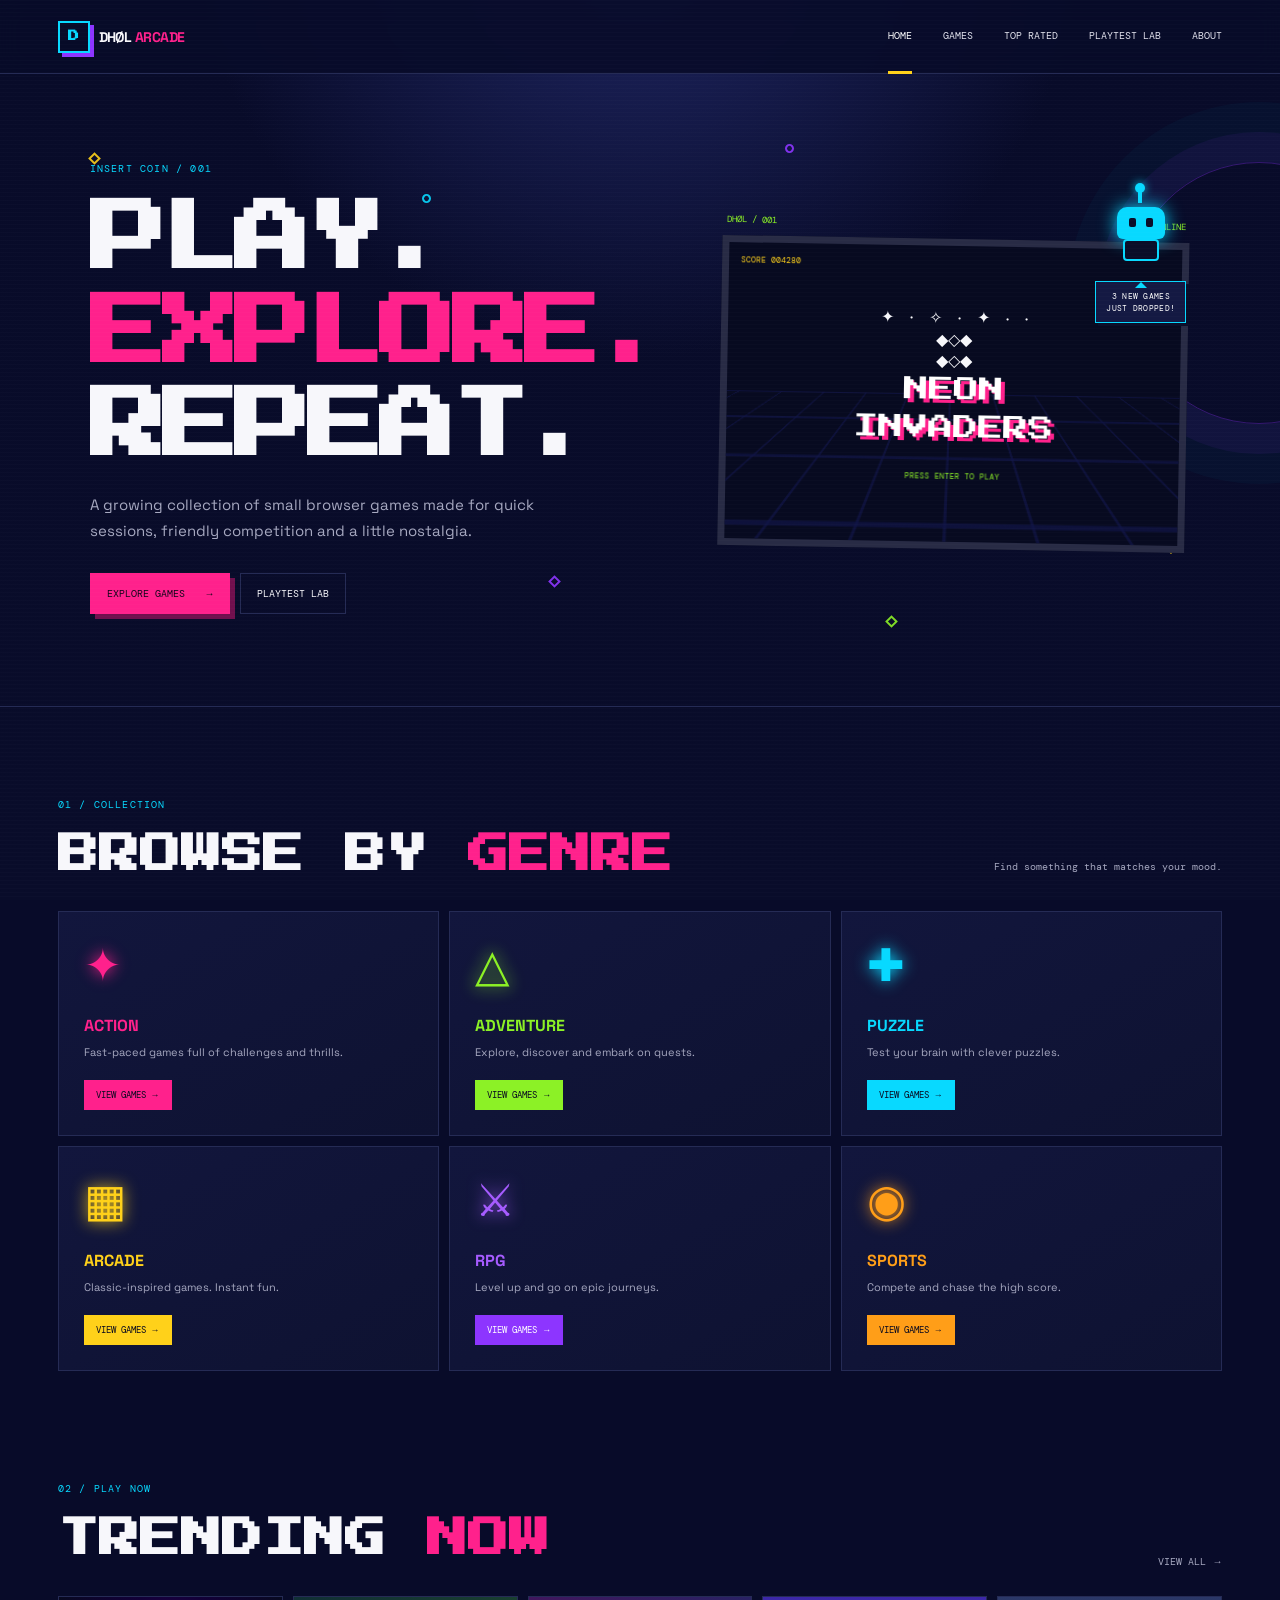
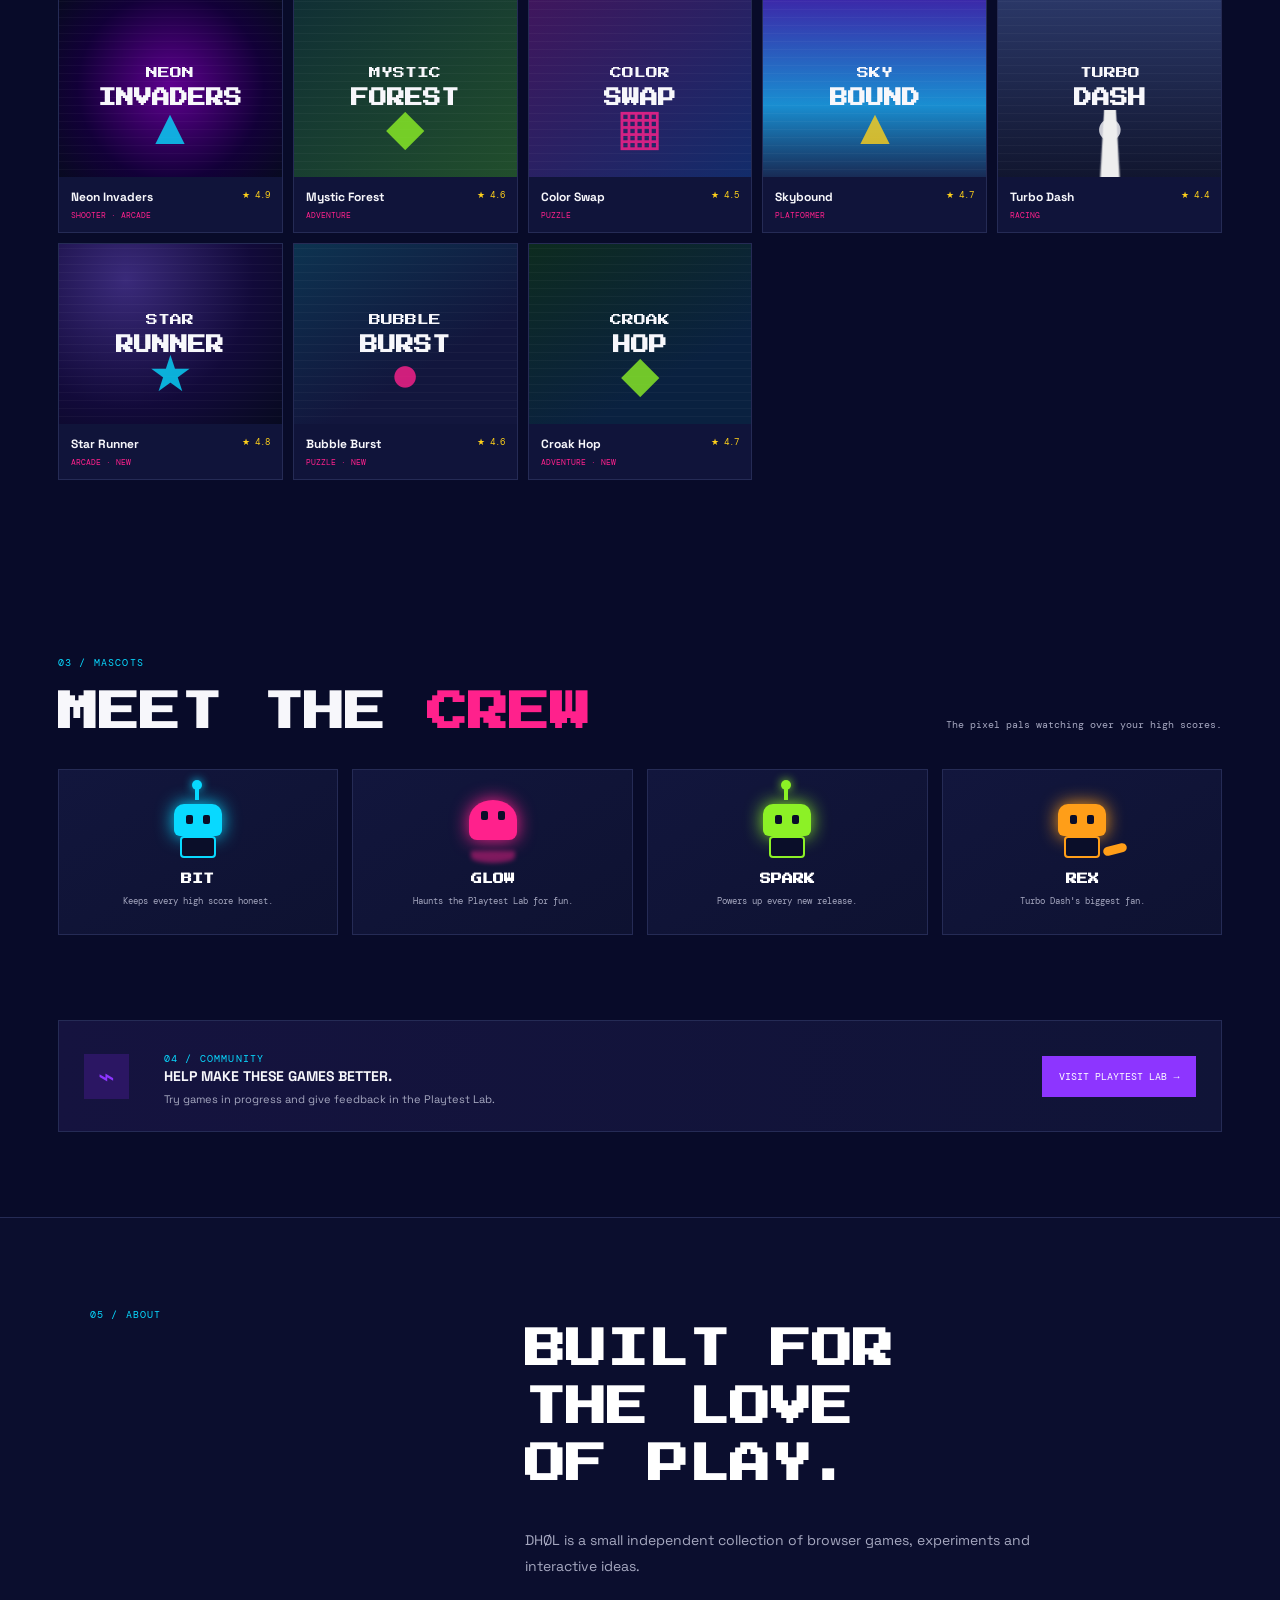
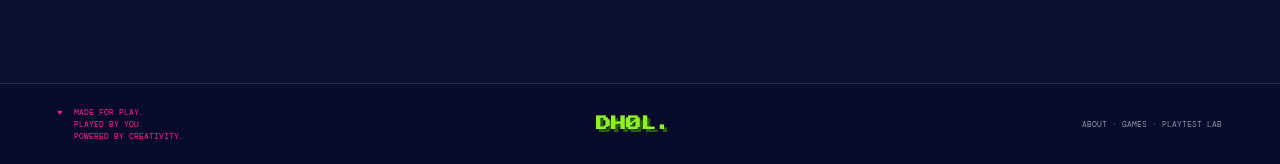
<file: index.html>
<!DOCTYPE html>
<html lang="en">
<head>
<meta charset="UTF-8">
<meta name="viewport" content="width=device-width, initial-scale=1.0">
<meta name="theme-color" content="#080b29">
<meta name="description" content="DHØL ARCADE — a small browser arcade collection: nine free games, no account, no downloads, local high scores.">
<meta property="og:title" content="DHØL ARCADE — Play. Explore. Repeat.">
<meta property="og:description" content="A growing collection of small browser games made for quick sessions, friendly competition and a little nostalgia.">
<meta property="og:type" content="website">
<title>DHØL ARCADE — Play. Explore. Repeat.</title>
<link rel="icon" type="image/svg+xml" href="favicon.svg">
<link rel="preconnect" href="https://fonts.googleapis.com">
<link rel="preconnect" href="https://fonts.gstatic.com" crossorigin>
<link href="https://fonts.googleapis.com/css2?family=DM+Mono:wght@400;500&family=Press+Start+2P&family=Space+Grotesk:wght@400;500;600;700&display=swap" rel="stylesheet">
<link rel="stylesheet" href="style.css">
</head>
<body>
<div class="scanlines"></div><div class="pixel-field" aria-hidden="true"></div>

<header class="header">
  <a class="logo" href="index.html"><span class="logo-mark">D</span><span>DHØL <b>ARCADE</b></span></a>
  <nav>
    <a class="active" href="index.html" aria-current="page">HOME</a>
    <a href="#games">GAMES</a>
    <a href="#top-rated">TOP RATED</a>
    <a href="#lab">PLAYTEST LAB</a>
    <a href="#about">ABOUT</a>
  </nav>
  <button class="menu">☰</button>
</header>

<main>
<section class="hero">
  <div class="hero-shapes" aria-hidden="true"><i></i><i></i><i></i><i></i><i></i><i></i><i></i></div>
  <div class="hero-left">
    <p class="kicker">INSERT COIN / 001</p>
    <h1>PLAY.<br><span>EXPLORE.</span><br>REPEAT.</h1>
    <p class="hero-copy">A growing collection of small browser games made for quick sessions, friendly competition and a little nostalgia.</p>
    <div class="hero-actions">
      <a class="button primary" href="games.html">EXPLORE GAMES <b>→</b></a>
      <a class="button secondary" href="#lab">PLAYTEST LAB</a>
    </div>
  </div>
  <div class="hero-right">
    <div class="hero-buddy">
      <div class="mascot bit"><span class="m-antenna"></span><span class="m-head"><i class="m-eye l"></i><i class="m-eye r"></i></span><span class="m-body"></span></div>
      <div class="buddy-bubble">3 NEW GAMES<br>JUST DROPPED!</div>
    </div>
    <div class="hero-machine">
      <div class="machine-top"><span>DHØL / 001</span><span class="online-dot">● ONLINE</span></div>
      <div class="screen">
        <div class="screen-grid"></div>
        <div class="space-stars">✦　·　✧　·　✦　·　·</div>
        <div class="pixel-alien alien-a">◆◇◆</div>
        <div class="pixel-alien alien-b">◆◇◆</div>
        <div class="pixel-ship">
          <span class="wing left"></span><span class="cockpit"></span><span class="body"></span><span class="wing right"></span><span class="engine"></span>
        </div>
        <div class="score">SCORE 004280</div>
        <div class="screen-title">NEON<br>INVADERS</div>
        <div class="press">PRESS ENTER TO PLAY</div>
      </div>
      <div class="machine-controls"><span class="joystick"></span><span class="machine-button pink"></span><span class="machine-button yellow"></span><span class="machine-button cyan"></span></div>
    </div>
  </div>
</section>

<section class="section" id="games">
  <div class="section-head">
    <div><span class="label">01 / COLLECTION</span><h2>BROWSE BY <em>GENRE</em></h2></div>
    <p>Find something that matches your mood.</p>
  </div>
  <div class="genre-grid">
    <article class="genre pink"><span class="genre-icon">✦</span><h3>ACTION</h3><p>Fast-paced games full of challenges and thrills.</p><a href="games.html#arcade">VIEW GAMES →</a></article>
    <article class="genre lime"><span class="genre-icon">△</span><h3>ADVENTURE</h3><p>Explore, discover and embark on quests.</p><a href="games.html#adventure">VIEW GAMES →</a></article>
    <article class="genre cyan"><span class="genre-icon">✚</span><h3>PUZZLE</h3><p>Test your brain with clever puzzles.</p><a href="games.html#puzzle">VIEW GAMES →</a></article>
    <article class="genre yellow"><span class="genre-icon">▦</span><h3>ARCADE</h3><p>Classic-inspired games. Instant fun.</p><a href="games.html#arcade">VIEW GAMES →</a></article>
    <article class="genre purple"><span class="genre-icon">⚔</span><h3>RPG</h3><p>Level up and go on epic journeys.</p><a href="games.html#arcade">VIEW GAMES →</a></article>
    <article class="genre orange"><span class="genre-icon">◉</span><h3>SPORTS</h3><p>Compete and chase the high score.</p><a href="games.html#racing">VIEW GAMES →</a></article>
  </div>
</section>

<section class="section trending" id="top-rated">
  <div class="section-head">
    <div><span class="label">02 / PLAY NOW</span><h2>TRENDING <em>NOW</em></h2></div>
    <a class="see-all" href="games.html">VIEW ALL →</a>
  </div>
  <div class="game-cards">
    <a class="game-card" href="game.html?game=neon">
      <div class="game-art neon"><span>NEON</span><b>INVADERS</b><i>▲</i></div>
      <div class="card-info"><div><h3>Neon Invaders</h3><p>SHOOTER · ARCADE</p></div><strong>★ 4.9</strong></div>
    </a>
    <a class="game-card" href="game.html?game=forest">
      <div class="game-art forest"><span>MYSTIC</span><b>FOREST</b><i>◆</i></div>
      <div class="card-info"><div><h3>Mystic Forest</h3><p>ADVENTURE</p></div><strong>★ 4.6</strong></div>
    </a>
    <a class="game-card" href="game.html?game=color">
      <div class="game-art blocks"><span>COLOR</span><b>SWAP</b><i>▦</i></div>
      <div class="card-info"><div><h3>Color Swap</h3><p>PUZZLE</p></div><strong>★ 4.5</strong></div>
    </a>
    <a class="game-card" href="game.html?game=sky">
      <div class="game-art sky"><span>SKY</span><b>BOUND</b><i>▲</i></div>
      <div class="card-info"><div><h3>Skybound</h3><p>PLATFORMER</p></div><strong>★ 4.7</strong></div>
    </a>
    <a class="game-card" href="game.html?game=turbo">
      <div class="game-art road"><span>TURBO</span><b>DASH</b><i>●</i></div>
      <div class="card-info"><div><h3>Turbo Dash</h3><p>RACING</p></div><strong>★ 4.4</strong></div>
    </a>
    <a class="game-card" href="game.html?game=runner">
      <div class="game-art stars"><span>STAR</span><b>RUNNER</b><i>★</i></div>
      <div class="card-info"><div><h3>Star Runner</h3><p>ARCADE · NEW</p></div><strong>★ 4.8</strong></div>
    </a>
    <a class="game-card" href="game.html?game=bubble">
      <div class="game-art bubbles"><span>BUBBLE</span><b>BURST</b><i>●</i></div>
      <div class="card-info"><div><h3>Bubble Burst</h3><p>PUZZLE · NEW</p></div><strong>★ 4.6</strong></div>
    </a>
    <a class="game-card" href="game.html?game=croak">
      <div class="game-art swamp"><span>CROAK</span><b>HOP</b><i>◆</i></div>
      <div class="card-info"><div><h3>Croak Hop</h3><p>ADVENTURE · NEW</p></div><strong>★ 4.7</strong></div>
    </a>
  </div>
</section>

<section class="section crew" id="crew">
  <div class="section-head">
    <div><span class="label">03 / MASCOTS</span><h2>MEET THE <em>CREW</em></h2></div>
    <p>The pixel pals watching over your high scores.</p>
  </div>
  <div class="crew-grid">
    <article class="crew-card">
      <div class="mascot bit"><span class="m-antenna"></span><span class="m-head"><i class="m-eye l"></i><i class="m-eye r"></i></span><span class="m-body"></span></div>
      <h3>BIT</h3><p>Keeps every high score honest.</p>
    </article>
    <article class="crew-card">
      <div class="mascot glow"><span class="m-head"><i class="m-eye l"></i><i class="m-eye r"></i></span><span class="m-tail"></span></div>
      <h3>GLOW</h3><p>Haunts the Playtest Lab for fun.</p>
    </article>
    <article class="crew-card">
      <div class="mascot spark"><span class="m-antenna"></span><span class="m-head"><i class="m-eye l"></i><i class="m-eye r"></i></span><span class="m-body"></span></div>
      <h3>SPARK</h3><p>Powers up every new release.</p>
    </article>
    <article class="crew-card">
      <div class="mascot rex"><span class="m-head"><i class="m-eye l"></i><i class="m-eye r"></i></span><span class="m-body"></span><span class="m-tail"></span></div>
      <h3>REX</h3><p>Turbo Dash's biggest fan.</p>
    </article>
  </div>
</section>

<section class="lab" id="lab">
  <div class="lab-icon">⌁</div>
  <div><span class="label">04 / COMMUNITY</span><h2>HELP MAKE THESE GAMES BETTER.</h2><p>Try games in progress and give feedback in the Playtest Lab.</p></div>
  <a class="button lab-button" href="#lab">VISIT PLAYTEST LAB →</a>
</section>

<section class="about" id="about">
  <span class="label">05 / ABOUT</span>
  <div><h2>BUILT FOR<br>THE LOVE<br>OF PLAY.</h2><p>DHØL is a small independent collection of browser games, experiments and interactive ideas.</p></div>
</section>
</main>

<footer><div>♥<span> MADE FOR PLAY.<br>PLAYED BY YOU.<br>POWERED BY CREATIVITY.</span></div><strong>DHØL.</strong><div><a href="#about">ABOUT</a> · <a href="games.html">GAMES</a> · <a href="#lab">PLAYTEST LAB</a></div></footer>
<script src="app.js"></script></body>
</html>
</file>
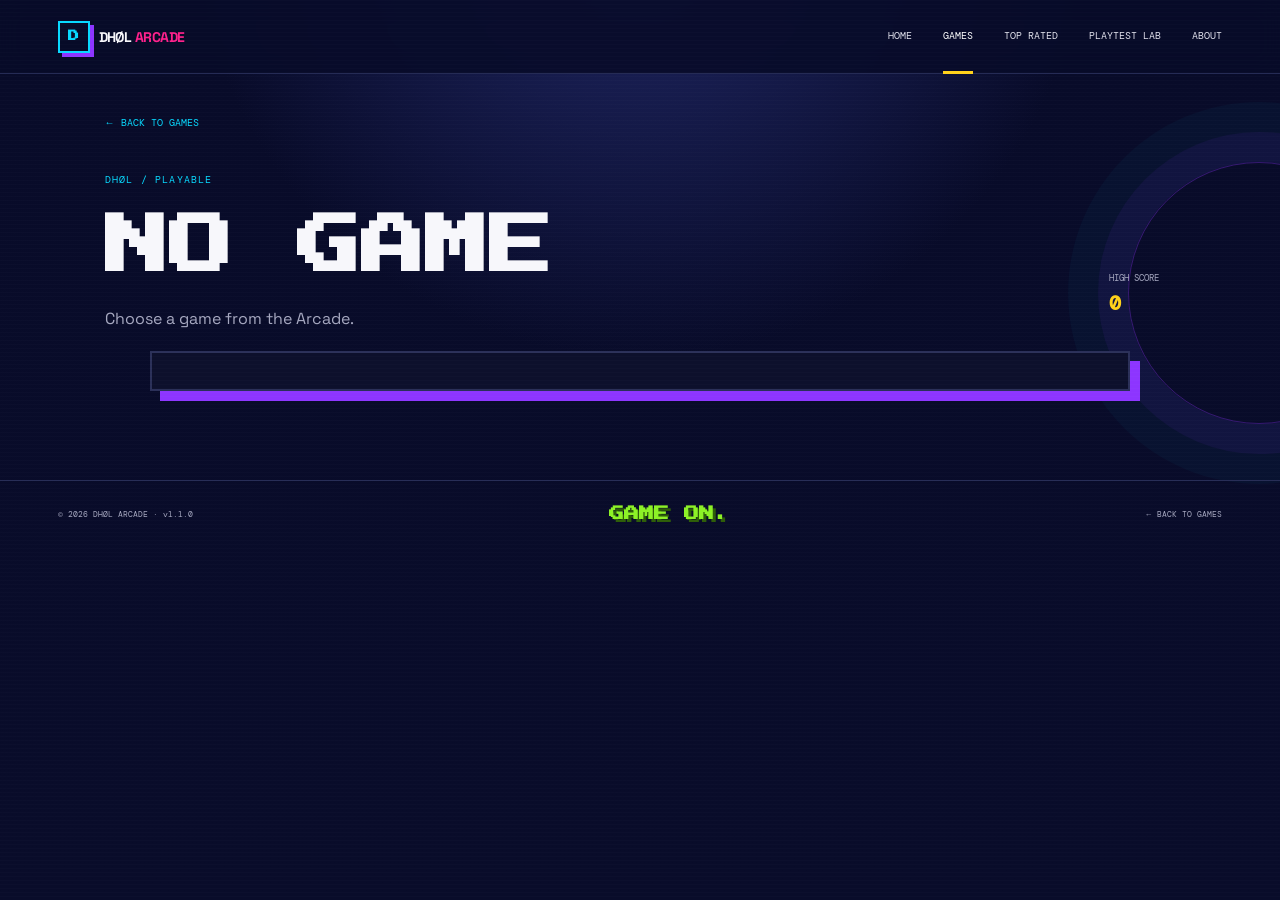
<file: game.html>
<!DOCTYPE html>
<html lang="en"><head><meta charset="UTF-8"><meta name="theme-color" content="#070a20"><meta name="description" content="DHØL ARCADE — a collection of small browser games."><meta name="viewport" content="width=device-width,initial-scale=1">
<title>DHØL ARCADE — Play</title><link rel="preconnect" href="https://fonts.googleapis.com"><link rel="preconnect" href="https://fonts.gstatic.com" crossorigin>
<link href="https://fonts.googleapis.com/css2?family=DM+Mono:wght@400;500&family=Press+Start+2P&family=Space+Grotesk:wght@400;500;600;700&display=swap" rel="stylesheet">
<link rel="icon" type="image/svg+xml" href="favicon.svg">
<link rel="stylesheet" href="style.css"><link rel="stylesheet" href="game.css"></head>
<body><div class="scanlines"></div><div class="pixel-field" aria-hidden="true"></div><header class="header"><a class="logo" href="index.html"><span class="logo-mark">D</span><span>DHØL <b>ARCADE</b></span></a><nav><a href="index.html">HOME</a><a class="active" href="games.html">GAMES</a><a href="index.html#top-rated">TOP RATED</a><a href="index.html#lab">PLAYTEST LAB</a><a href="index.html#about">ABOUT</a></nav><button class="menu" type="button" aria-label="Open navigation" aria-expanded="false">☰</button></header>
<main class="game-page"><a class="back" href="games.html">← BACK TO GAMES</a><div class="game-heading"><div><span class="label">DHØL / PLAYABLE</span><h1 id="title">GAME</h1><p id="desc"></p></div><div class="scorebox">HIGH SCORE <b id="high">0</b></div></div><div class="cabinet"><div id="mount"></div></div><div class="controls" id="controls"></div></main><footer><span>© 2026 DHØL ARCADE · v1.1.0</span><strong>GAME ON.</strong><a href="games.html">← BACK TO GAMES</a></footer><script>
const field=document.querySelector(".pixel-field");
if(field){for(let i=0;i<18;i++){const p=document.createElement("i");p.style.left=Math.random()*100+"%";p.style.top=Math.random()*100+"%";p.style.animationDelay=(-Math.random()*9)+"s";p.style.animationDuration=(6+Math.random()*7)+"s";field.appendChild(p)}}
</script><script>document.addEventListener("keydown",e=>{if(e.key==="Escape")location.href="games.html"});</script><script type="module" src="game.js"></script><script src="app.js"></script></body></html>
</file>
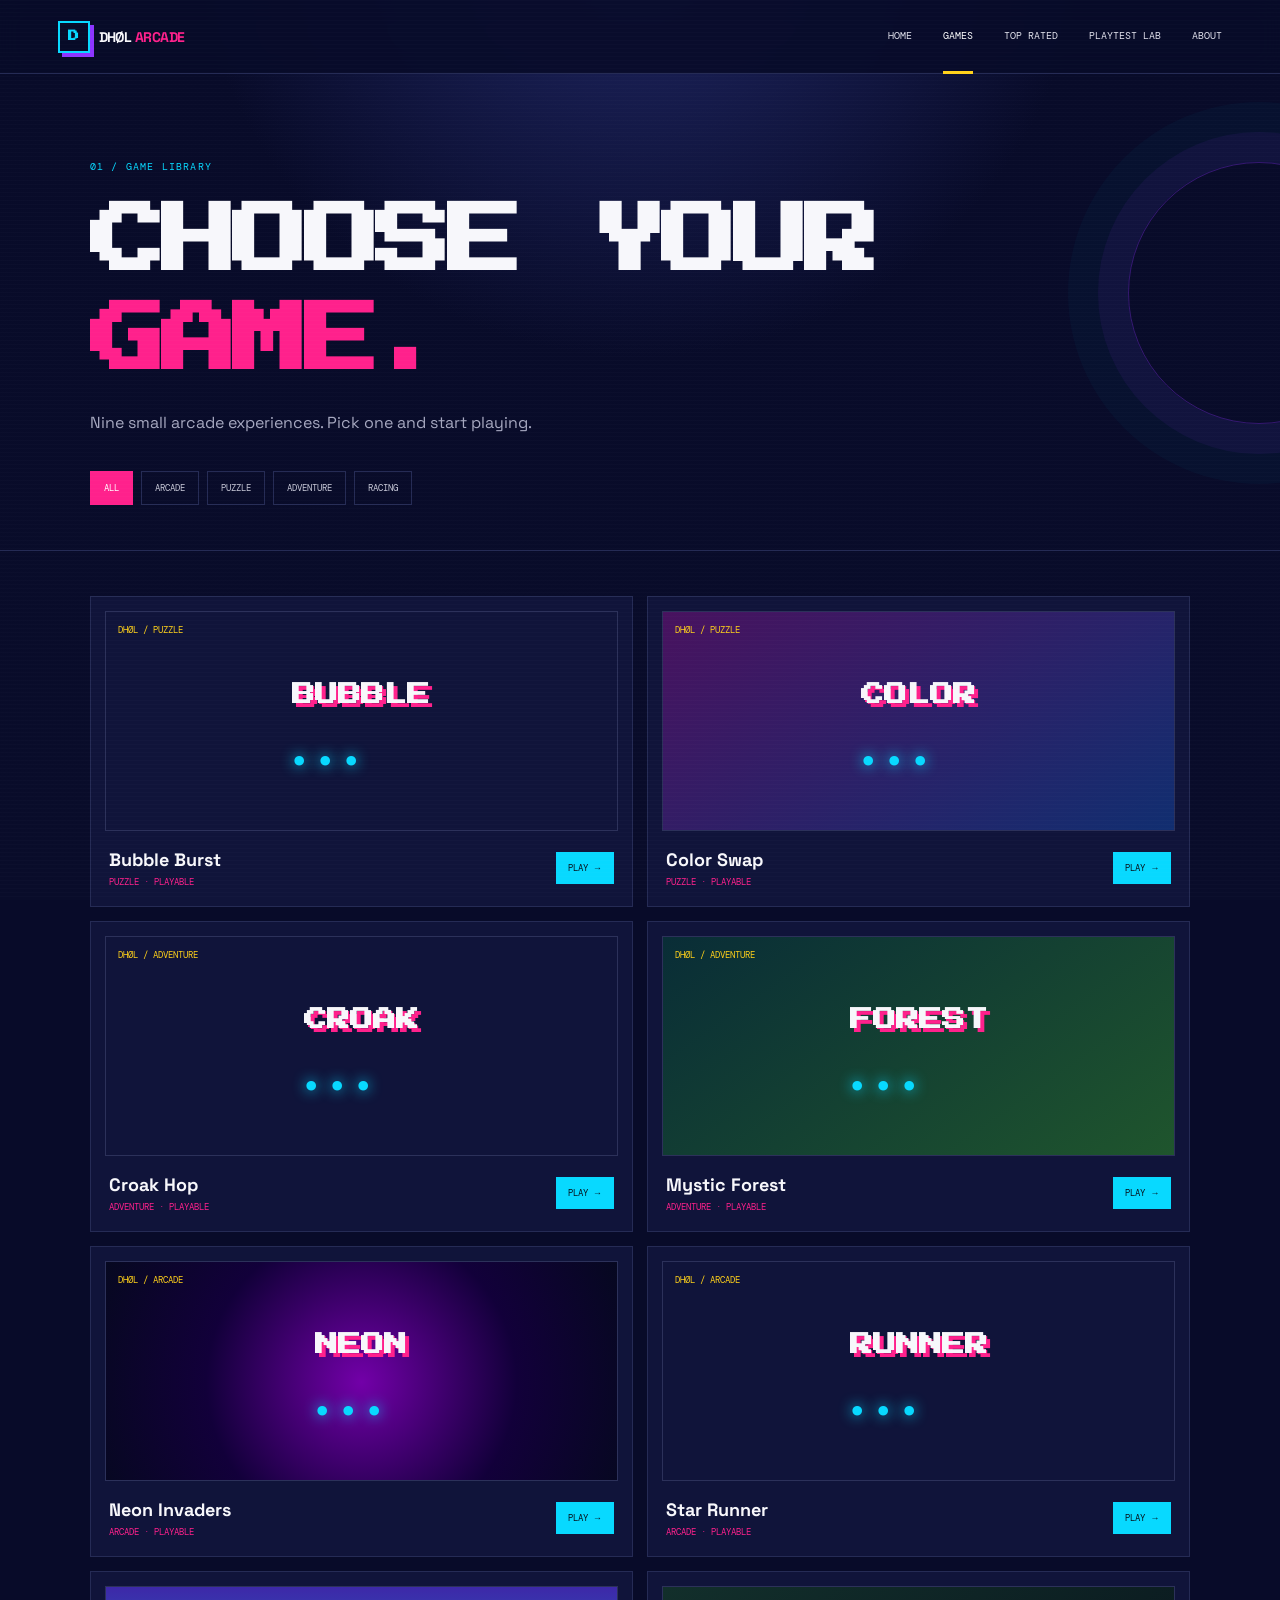
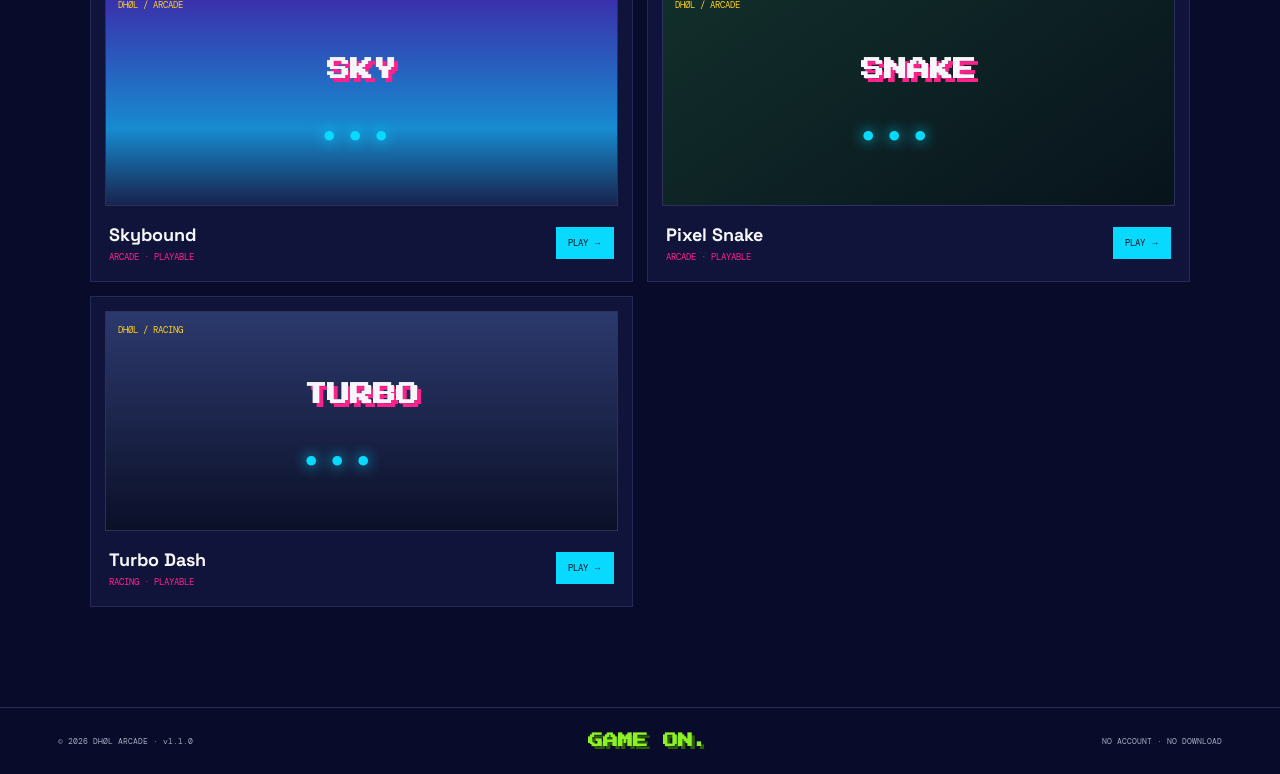
<file: games.html>
<!DOCTYPE html>
<html lang="en">
<head>
<meta charset="UTF-8"><meta name="theme-color" content="#070a20"><meta name="description" content="DHØL ARCADE — a collection of small browser games."><meta name="viewport" content="width=device-width,initial-scale=1">
<title>DHØL ARCADE — Games</title>
<link rel="preconnect" href="https://fonts.googleapis.com"><link rel="preconnect" href="https://fonts.gstatic.com" crossorigin>
<link href="https://fonts.googleapis.com/css2?family=DM+Mono:wght@400;500&family=Press+Start+2P&family=Space+Grotesk:wght@400;500;600;700&display=swap" rel="stylesheet">
<link rel="icon" type="image/svg+xml" href="favicon.svg">
<meta property="og:title" content="DHØL ARCADE — Games">
<meta property="og:description" content="Nine small arcade experiences. Pick one and start playing.">
<meta property="og:type" content="website">
<link rel="stylesheet" href="style.css"><link rel="stylesheet" href="games.css">
</head>
<body>
<div class="scanlines"></div><div class="pixel-field" aria-hidden="true"></div>
<header class="header">
<a class="logo" href="index.html"><span class="logo-mark">D</span><span>DHØL <b>ARCADE</b></span></a>
<nav><a href="index.html">HOME</a><a class="active" href="games.html">GAMES</a><a href="index.html#top-rated">TOP RATED</a><a href="index.html#lab">PLAYTEST LAB</a><a href="index.html#about">ABOUT</a></nav><button class="menu" type="button" aria-label="Open navigation" aria-expanded="false">☰</button>
</header>

<main>
<section class="games-hero"><span class="label">01 / GAME LIBRARY</span><h1>CHOOSE YOUR<br><em>GAME.</em></h1><p>Nine small arcade experiences. Pick one and start playing.</p>
<div class="game-filter"><button class="filter active" data-filter="all">ALL</button><button class="filter" data-filter="arcade">ARCADE</button><button class="filter" data-filter="puzzle">PUZZLE</button><button class="filter" data-filter="adventure">ADVENTURE</button><button class="filter" data-filter="racing">RACING</button></div></section>

<section class="library" id="library"></section>
</main>
<footer><span>© 2026 DHØL ARCADE · v1.1.0</span><strong>GAME ON.</strong><span>NO ACCOUNT · NO DOWNLOAD</span></footer>
<script>
const field=document.querySelector(".pixel-field");
if(field){for(let i=0;i<18;i++){const p=document.createElement("i");p.style.left=Math.random()*100+"%";p.style.top=Math.random()*100+"%";p.style.animationDelay=(-Math.random()*9)+"s";p.style.animationDuration=(6+Math.random()*7)+"s";field.appendChild(p)}}
</script><script type="module" src="games.js"></script>
<script src="app.js"></script></body></html>
</file>
<file: style.css>
:root{
--bg:#080b29;--panel:#10143a;--panel2:#141943;--line:#252b55;--text:#f7f7fb;--muted:#a6a8c0;
--pink:#ff218c;--cyan:#08d9ff;--purple:#8d35ff;--lime:#8cf126;--yellow:#ffd11a;--orange:#ff9e18;
}
*{box-sizing:border-box}html{scroll-behavior:smooth}body{margin:0;background:var(--bg);color:var(--text);font-family:"Space Grotesk",sans-serif;overflow-x:hidden}
body:before{content:"";position:fixed;inset:0;pointer-events:none;background:radial-gradient(circle at 50% -10%,#202765 0,transparent 38%),linear-gradient(#080b29,#090c2a);z-index:-2}
.scanlines{position:fixed;inset:0;pointer-events:none;opacity:.035;z-index:20;background:repeating-linear-gradient(0deg,transparent 0 3px,#fff 4px)}
a{text-decoration:none;color:inherit}.header{height:74px;border-bottom:1px solid var(--line);display:flex;align-items:center;justify-content:space-between;padding:0 4.5vw;background:#080b29e8;backdrop-filter:blur(12px);position:sticky;top:0;z-index:10}.logo{display:flex;align-items:center;gap:9px;font-weight:800;font-size:14px;letter-spacing:-.04em}.logo b{color:var(--pink)}.logo-mark{display:grid;place-items:center;width:32px;height:32px;border:2px solid var(--cyan);color:var(--cyan);font-family:"Press Start 2P";font-size:11px;box-shadow:4px 4px 0 var(--purple)}nav{display:flex;gap:31px;font:10px "DM Mono",monospace}nav a{color:#e1e2ed;padding:29px 0;border-bottom:3px solid transparent}nav a:hover,nav a.active{color:white;border-color:var(--yellow)}.menu{display:none;background:none;border:0;color:white;font-size:20px}
.hero{
  min-height:680px;
  padding:78px 7vw 92px;
  display:grid;
  grid-template-columns:minmax(0,1fr) minmax(400px,520px);
  gap:clamp(42px,6vw,88px);
  align-items:center;
  border-bottom:1px solid var(--line);
  position:relative;
  overflow:hidden;
}
.hero-left{
  align-self:center;
  justify-self:start;
  width:100%;
  max-width:700px;
}
.hero-right{
  align-self:center;
  justify-self:end;
  width:100%;
  max-width:520px;
  display:flex;
  align-items:center;
  justify-content:center;
}
.kicker,.label{font:10px "DM Mono",monospace;color:var(--cyan);letter-spacing:.12em}.hero h1{font-family:"Press Start 2P";font-size:clamp(45px,6vw,85px);line-height:1.22;letter-spacing:-.06em;margin:18px 0}.hero h1 span{color:var(--pink)}.hero-copy{max-width:500px;color:var(--muted);line-height:1.7;font-size:15px}.hero-actions{display:flex;gap:10px;margin-top:30px;flex-wrap:wrap}.button{display:inline-flex;align-items:center;gap:22px;padding:13px 16px;font:10px "DM Mono",monospace;border:1px solid var(--line)}.button.primary{background:var(--pink);border-color:var(--pink);color:#13051a;box-shadow:5px 5px 0 #71104e}.button.secondary:hover{border-color:var(--cyan);color:var(--cyan)}}.hero-shapes i:nth-child(2){top:150px;right:10%;border-color:var(--pink);width:13px;height:13px}.hero-shapes i:nth-child(3){bottom:120px;left:43%;border-color:var(--purple)}.hero-shapes i:nth-child(4){top:120px;left:33%;border-color:var(--cyan);border-radius:50%}.hero-shapes i:nth-child(5){bottom:80px;right:30%;border-color:var(--lime)}.hero-shapes i:nth-child(6){bottom:155px;right:8%;border-color:var(--yellow);width:14px;height:14px}.hero-shapes i:nth-child(7){top:70px;right:38%;border-color:var(--purple);border-radius:50%}
.machine-top{font:9px "DM Mono";color:var(--cyan);display:flex;justify-content:space-between;padding:4px 4px 10px}.machine-top span{color:var(--lime)}.screen{height:310px;border:7px solid #282b45;background:#070a20;position:relative;overflow:hidden;display:flex;align-items:center;justify-content:center;flex-direction:column}.screen-grid{position:absolute;inset:50% 0 0;background:linear-gradient(#101448aa 1px,transparent 1px),linear-gradient(90deg,#101448aa 1px,transparent 1px);background-size:28px 18px;transform:perspective(100px) rotateX(40deg) scale(1.5);transform-origin:top}.ship{position:absolute;bottom:45px;color:var(--cyan);font-size:36px;text-shadow:0 0 18px var(--cyan)}.score{position:absolute;top:12px;left:12px;font:8px "DM Mono";color:var(--yellow)}.screen-title{font-family:"Press Start 2P";font-size:25px;line-height:1.5;text-align:center;color:white;text-shadow:4px 4px 0 var(--pink);z-index:2}.press{font:8px "DM Mono";color:var(--lime);margin-top:25px;z-index:2}.machine-base{height:26px;display:flex;justify-content:center;gap:9px;padding-top:10px}.machine-base span{width:7px;height:7px;border-radius:50%;background:var(--pink)}.machine-base span:nth-child(2){background:var(--yellow)}.machine-base span:nth-child(3){background:var(--cyan)}
.section{padding:85px 4.5vw}.section-head{display:flex;justify-content:space-between;align-items:end;margin-bottom:28px}.section h2,.about h2{font-family:"Press Start 2P";font-size:clamp(25px,3.2vw,45px);line-height:1.4;margin:13px 0 0}.section h2 em{font-style:normal;color:var(--pink)}.section-head>p,.see-all{font:10px "DM Mono";color:var(--muted)}.genre-grid{display:grid;grid-template-columns:repeat(3,1fr);gap:10px}.genre{background:linear-gradient(150deg,#12163d,#0e1231);border:1px solid var(--line);padding:25px;min-height:225px;display:flex;flex-direction:column;align-items:flex-start;transition:.2s}.genre:hover{transform:translateY(-5px);border-color:#555b8a}.genre-icon{font-size:45px;height:70px;text-shadow:0 0 16px currentColor}.genre h3{font-size:16px;margin:8px 0}.genre p{color:var(--muted);font-size:11px;line-height:1.6;max-width:260px;margin:0 0 18px}.genre a{font:9px "DM Mono";padding:9px 12px;margin-top:auto;color:#090a20}.genre.pink .genre-icon,.genre.pink h3{color:var(--pink)}.genre.pink a{background:var(--pink)}.genre.lime .genre-icon,.genre.lime h3{color:var(--lime)}.genre.lime a{background:var(--lime)}.genre.cyan .genre-icon,.genre.cyan h3{color:var(--cyan)}.genre.cyan a{background:var(--cyan)}.genre.yellow .genre-icon,.genre.yellow h3{color:var(--yellow)}.genre.yellow a{background:var(--yellow)}.genre.purple .genre-icon,.genre.purple h3{color:#a65cff}.genre.purple a{background:#8d35ff;color:white}.genre.orange .genre-icon,.genre.orange h3{color:var(--orange)}.genre.orange a{background:var(--orange)}
.trending{padding-top:20px}.game-cards{display:grid;grid-template-columns:repeat(5,1fr);gap:10px}.game-card{background:var(--panel);border:1px solid var(--line);overflow:hidden}.game-art{height:180px;position:relative;display:flex;align-items:center;justify-content:center;flex-direction:column;overflow:hidden}.game-art:before{content:"";position:absolute;inset:0;background:repeating-linear-gradient(0deg,transparent 0 7px,#fff1 8px)}.game-art span,.game-art b{font-family:"Press Start 2P";z-index:1}.game-art span{font-size:12px}.game-art b{font-size:18px;margin-top:10px}.game-art i{font-style:normal;font-size:50px;position:absolute;bottom:18px;opacity:.8}.neon{background:radial-gradient(circle,#5e008f,#120038 65%,#070a20)}.neon i{color:var(--cyan)}.forest{background:linear-gradient(140deg,#102f35,#214e2c)}.forest i{color:var(--lime)}.blocks{background:linear-gradient(140deg,#40165d,#122c6a)}.blocks i{color:var(--pink)}.sky{background:linear-gradient(#3c26a8,#198ed1 60%,#182b55)}.sky i{color:var(--yellow)}.road{background:linear-gradient(#2b3868,#11162f)}.road:after{content:"";position:absolute;bottom:-30px;width:80%;height:120px;background:linear-gradient(90deg,transparent 45%,#eee 46% 54%,transparent 55%);transform:perspective(100px) rotateX(35deg)}
.stars{background:radial-gradient(circle at 30% 20%,#3a2a7a,#120a3a 60%,#070a20)}.stars i{color:var(--cyan)}
.bubbles{background:linear-gradient(150deg,#0d3350,#12163d 65%)}.bubbles i{color:var(--pink)}
.swamp{background:linear-gradient(150deg,#0d2b1f,#0a2140 70%)}.swamp i{color:var(--lime)}.card-info{padding:12px;display:flex;justify-content:space-between;gap:10px}.card-info h3{font-size:12px;margin:0 0 5px}.card-info p{font:8px "DM Mono";color:var(--pink);margin:0}.card-info strong{font:9px "DM Mono";color:var(--yellow);white-space:nowrap}
.lab{margin:0 4.5vw 85px;border:1px solid var(--line);background:linear-gradient(90deg,#15133f,#101437);padding:25px;display:grid;grid-template-columns:60px 1fr auto;align-items:center;gap:20px}.lab-icon{width:45px;height:45px;background:#2b1663;color:var(--purple);display:grid;place-items:center;font-size:28px}.lab h2{font-size:14px;margin:0 0 7px}.lab p{margin:0;color:var(--muted);font-size:11px}.lab-button{background:var(--purple);border-color:var(--purple);color:white}
.about{padding:90px 7vw;background:#0b0e2e;border-top:1px solid var(--line);display:grid;grid-template-columns:1fr 2fr;gap:8vw}.about h2{color:white}.about p{max-width:550px;color:var(--muted);line-height:1.8;font-size:14px;margin-top:35px}
footer{padding:22px 4.5vw;border-top:1px solid var(--line);display:flex;align-items:center;justify-content:space-between;font:8px "DM Mono";color:var(--muted);line-height:1.5}footer div:first-child{display:flex;gap:12px;color:var(--pink)}footer strong{font-family:"Press Start 2P";font-size:15px;color:var(--lime);text-shadow:3px 3px 0 #2d5d08}footer div:last-child{color:#8d90a7}
@media(max-width:900px){nav{gap:14px}.game-cards{grid-template-columns:repeat(2,1fr)}.hero{grid-template-columns:1fr}.hero-machine{max-width:500px}.genre-grid{grid-template-columns:repeat(2,1fr)}}
@media(max-width:650px){nav{display:none}.menu{display:block}.hero{padding:70px 7vw}.genre-grid,.game-cards{grid-template-columns:1fr}.section{padding:65px 5vw}.section-head{display:block}.section-head>p,.see-all{display:block;margin-top:15px}.lab{grid-template-columns:1fr;margin:0 5vw 65px}.about{grid-template-columns:1fr;padding:65px 7vw}footer{flex-direction:column;align-items:flex-start;gap:18px}.hero h1{font-size:40px}.screen{height:260px}}


/* V9 — corrected hero structure and alignment */
.hero{
  min-height:680px;
  padding:78px 7vw 92px;
  display:grid;
  grid-template-columns:minmax(0,1fr) minmax(400px,520px);
  gap:clamp(42px,6vw,88px);
  align-items:center;
  border-bottom:1px solid var(--line);
  position:relative;
  overflow:hidden;
}
.hero-shapes{
  position:absolute;
  inset:0;
  pointer-events:none;
  z-index:0;
}
.hero-left{
  position:relative;
  z-index:2;
  align-self:center;
  justify-self:start;
  width:100%;
  max-width:700px;
}
.hero-right{
  position:relative;
  z-index:2;
  align-self:center;
  justify-self:end;
  width:100%;
  max-width:520px;
}
.hero-machine{
  width:100%;
  max-width:500px;
  margin:0;
  transform:rotate(1deg);
  transform-origin:center center;
}
.hero-shapes i{
  position:absolute;
  width:9px;height:9px;
  border:2px solid var(--cyan);
  transform:rotate(45deg);
  opacity:.9;
}
.hero-shapes i:nth-child(1){top:80px;left:7%;border-color:var(--yellow)}
.hero-shapes i:nth-child(2){top:150px;right:10%;border-color:var(--pink);width:13px;height:13px}
.hero-shapes i:nth-child(3){bottom:120px;left:43%;border-color:var(--purple)}
.hero-shapes i:nth-child(4){top:120px;left:33%;border-color:var(--cyan);border-radius:50%}
.hero-shapes i:nth-child(5){bottom:80px;right:30%;border-color:var(--lime)}
.hero-shapes i:nth-child(6){bottom:155px;right:8%;border-color:var(--yellow);width:14px;height:14px}
.hero-shapes i:nth-child(7){top:70px;right:38%;border-color:var(--purple);border-radius:50%}
@media(max-width:900px){
  .hero{grid-template-columns:1fr;min-height:0;align-items:start;gap:42px}
  .hero-left{align-self:start}
  .hero-right{align-self:start;justify-self:center;max-width:520px}
  .hero-machine{max-width:500px}
}
@media(max-width:650px){
  .hero{padding:58px 7vw 68px;gap:30px}
  .hero-machine{transform:none}
}
/* DHØL V4 — decorative motion */
body:after{content:"";position:fixed;width:260px;height:260px;right:-110px;top:18%;border:1px solid #8d35ff55;border-radius:50%;box-shadow:0 0 0 30px #8d35ff12,0 0 0 60px #08d9ff08;animation:orbitGlow 8s ease-in-out infinite;pointer-events:none;z-index:-1}
@keyframes orbitGlow{0%,100%{transform:translateY(0) rotate(0);opacity:.45}50%{transform:translateY(35px) rotate(180deg);opacity:.9}}
.hero-shapes i{animation:floatPixel 4s ease-in-out infinite,twinkle 2.5s ease-in-out infinite}
.hero-shapes i:nth-child(2){animation-delay:-.7s}.hero-shapes i:nth-child(3){animation-delay:-1.5s}.hero-shapes i:nth-child(4){animation-delay:-2.2s}.hero-shapes i:nth-child(5){animation-delay:-.4s}.hero-shapes i:nth-child(6){animation-delay:-1.1s}.hero-shapes i:nth-child(7){animation-delay:-2.8s}
@keyframes floatPixel{0%,100%{translate:0 0;rotate:0deg}50%{translate:0 -15px;rotate:90deg}}
@keyframes twinkle{0%,100%{opacity:.35}50%{opacity:1;filter:drop-shadow(0 0 7px currentColor)}}
.hero-machine{animation:machineFloat 5s ease-in-out infinite}
@keyframes machineFloat{0%,100%{translate:0 0}50%{translate:0 -8px}}
.screen:after{content:"";position:absolute;inset:0;background:linear-gradient(115deg,transparent 0 42%,#ffffff12 48%,transparent 54%);transform:translateX(-120%);animation:screenSweep 5s ease-in-out infinite;pointer-events:none}
@keyframes screenSweep{0%,55%{transform:translateX(-120%)}75%,100%{transform:translateX(120%)}}
.game-card,.genre{position:relative;overflow:hidden}.game-card:after,.genre:after{content:"";position:absolute;width:80px;height:2px;left:-90px;top:18px;background:linear-gradient(90deg,transparent,var(--cyan),transparent);animation:scanCard 5s linear infinite;opacity:.55}
.genre:nth-child(2):after{animation-delay:-1s}.genre:nth-child(3):after{animation-delay:-2s}.genre:nth-child(4):after{animation-delay:-3s}.genre:nth-child(5):after{animation-delay:-4s}
@keyframes scanCard{0%{left:-90px}45%,100%{left:110%}}
.game-art i{animation:iconPulse 1.8s ease-in-out infinite}
@keyframes iconPulse{0%,100%{transform:scale(1);filter:drop-shadow(0 0 0 currentColor)}50%{transform:scale(1.12);filter:drop-shadow(0 0 12px currentColor)}}
.pixel-field{position:fixed;inset:0;pointer-events:none;overflow:hidden;z-index:-1}.pixel-field i{position:absolute;width:4px;height:4px;background:var(--cyan);box-shadow:0 0 10px currentColor;opacity:0;animation:particleDrift 8s linear infinite}.pixel-field i:nth-child(3n){background:var(--pink)}.pixel-field i:nth-child(4n){background:var(--yellow)}.pixel-field i:nth-child(5n){background:var(--purple);width:6px;height:6px}
@keyframes particleDrift{0%{opacity:0;transform:translate3d(0,25px,0) rotate(0)}15%{opacity:.7}50%{opacity:.3;transform:translate3d(35px,-60px,0) rotate(180deg)}85%{opacity:.7}100%{opacity:0;transform:translate3d(-20px,-150px,0) rotate(360deg)}}
@media(prefers-reduced-motion:reduce){*,*:before,*:after{animation:none!important;transition:none!important}}


/* =========================================================
   V7.3 — REAL HERO ALIGNMENT
   One grid row, same top baseline. No vertical centering.
   ========================================================= */
.hero{
  position:relative;
  display:grid;
  grid-template-columns:minmax(0,1fr) minmax(400px,.82fr);
  gap:clamp(40px,5vw,78px);
  align-items:start;
  min-height:0;
  padding:78px 7vw 92px;
  border-bottom:1px solid var(--line);
}
.hero-content{
  position:relative;
  z-index:2;
  align-self:start;
  margin:0;
  padding:0;
  max-width:720px;
}
.hero-machine{
  align-self:start;
  justify-self:end;
  width:min(100%,520px);
  margin:0;
  transform:rotate(1deg);
  transform-origin:top center;
}
@media(max-width:900px){
  .hero{
    grid-template-columns:1fr;
    gap:42px;
    min-height:0;
  }
  .hero-machine{
    justify-self:center;
    width:min(520px,100%);
    margin:0;
    transform:none;
  }
}
@media(max-width:650px){
  .hero{
    padding:55px 7vw 68px;
    gap:30px;
  }
  .hero-machine{
    width:100%;
  }
}

/* V8 — explicit visual alignment */
.hero-left > *{margin-left:0}
.hero-right{transform:translateY(-2px)}
@media(max-width:900px){
  .hero{
    min-height:0;
    grid-template-columns:1fr;
    gap:42px;
    align-items:start;
    padding-top:58px;
  }
  .hero-left{align-self:start}
  .hero-right{align-self:start;justify-self:center;transform:none}
}
@media(max-width:650px){
  .hero{padding:52px 7vw 68px;gap:30px}
  .hero-machine{transform:none}
}

/* DHØL ARCADE v1.0.0 — accessible mobile navigation */
@media(max-width:650px){
  .header{height:62px}
  .header nav.mobile-open{display:flex;position:absolute;top:62px;left:0;right:0;flex-direction:column;gap:0;padding:8px 6vw;background:#080b29f7;border-bottom:1px solid var(--line);box-shadow:0 12px 30px #0008;z-index:20}
  .header nav.mobile-open a{padding:13px 0;border-bottom:1px solid #1d2345}
  .header nav.mobile-open a:last-child{border-bottom:0}
  .menu{cursor:pointer}
}

/* DHØL ARCADE v1.0.0 release polish */
html{scroll-behavior:smooth}
button,a{ -webkit-tap-highlight-color:transparent }
button{font-family:inherit}
canvas{touch-action:none}
.menu{cursor:pointer}
footer a{color:inherit;text-decoration:none}
footer a:hover{text-decoration:underline}

/* =========================================================
   v1.2.0 — pixel mascot crew & dashboard characters
   ========================================================= */
.mascot{position:relative;width:64px;height:64px;margin:0 auto 14px;animation:mascotBounce 2.4s ease-in-out infinite}
.mascot .m-head{position:absolute;top:8px;left:8px;width:48px;height:32px;border-radius:10px 10px 6px 6px;background:currentColor;box-shadow:0 0 18px currentColor}
.mascot .m-eye{position:absolute;top:11px;width:7px;height:9px;background:#0a0e29;border-radius:2px;animation:mascotBlink 4.2s infinite}
.mascot .m-eye.l{left:12px}.mascot .m-eye.r{right:12px}
.mascot .m-body{position:absolute;bottom:2px;left:14px;width:36px;height:22px;border-radius:4px;background:#0a0e29;border:2px solid currentColor}
.mascot .m-antenna{position:absolute;top:-9px;left:29px;width:4px;height:13px;background:currentColor}
.mascot .m-antenna:after{content:"";position:absolute;top:-7px;left:-3px;width:10px;height:10px;border-radius:50%;background:currentColor;box-shadow:0 0 10px currentColor;animation:twinkle 1.6s infinite}
.mascot.bit{color:var(--cyan)}
.mascot.spark{color:var(--lime)}
.mascot.rex{color:var(--orange)}
.mascot.rex .m-tail{position:absolute;bottom:6px;right:-13px;width:24px;height:9px;background:currentColor;border-radius:6px;transform:rotate(-14deg)}
.mascot.glow{color:var(--pink)}
.mascot.glow .m-head{top:4px;height:40px;border-radius:50% 50% 8px 8px}
.mascot.glow .m-tail{position:absolute;bottom:-3px;left:10px;width:44px;height:12px;background:currentColor;opacity:.45;filter:blur(2px);border-radius:0 0 50% 50%}
@keyframes mascotBounce{0%,100%{translate:0 0}50%{translate:0 -8px}}
@keyframes mascotBlink{0%,92%,100%{transform:scaleY(1)}96%{transform:scaleY(.15)}}
.crew-grid{display:grid;grid-template-columns:repeat(4,1fr);gap:14px}
.crew-card{background:linear-gradient(150deg,#12163d,#0e1231);border:1px solid var(--line);padding:26px 14px;text-align:center}
.crew-card h3{font-family:"Press Start 2P";font-size:11px;margin:2px 0 9px;color:white}
.crew-card p{font:9px "DM Mono";color:var(--muted);margin:0;line-height:1.6}
.crew-card:nth-child(2) .mascot{animation-delay:-.6s}
.crew-card:nth-child(3) .mascot{animation-delay:-1.2s}
.crew-card:nth-child(4) .mascot{animation-delay:-1.8s}
.hero-buddy{position:absolute;top:-14px;right:4px;z-index:5;display:flex;flex-direction:column;align-items:center;animation:mascotBounce 2.6s ease-in-out infinite;animation-delay:-1s}
.buddy-bubble{margin-top:4px;background:#141943;border:1px solid var(--cyan);color:white;font:8px "DM Mono";letter-spacing:.04em;padding:8px 10px;text-align:center;line-height:1.5;position:relative;max-width:118px;box-shadow:3px 3px 0 #0a0e29}
.buddy-bubble:before{content:"";position:absolute;top:-6px;left:50%;transform:translateX(-50%);border:6px solid transparent;border-bottom-color:var(--cyan)}
@media(max-width:900px){.crew-grid{grid-template-columns:repeat(2,1fr)}.hero-buddy{display:none}}
@media(max-width:650px){.crew-grid{grid-template-columns:1fr}}
@media(prefers-reduced-motion:reduce){.mascot,.hero-buddy{animation:none!important}}
</file>
<file: game.css>
.game-page{padding:55px 7vw 100px}.back{font:10px "DM Mono";color:var(--cyan)}.game-heading{display:flex;justify-content:space-between;align-items:end;gap:30px;padding:45px 0 25px}.game-heading h1{font-family:"Press Start 2P";font-size:clamp(32px,5vw,64px);margin:15px 0;line-height:1.4}.game-heading p{color:var(--muted);margin:0}.scorebox{font:9px "DM Mono";color:var(--muted);border:1px solid var(--gline);padding:13px 16px}.scorebox b{display:block;color:var(--yellow);font-size:20px;margin-top:6px}.cabinet{background:#0d102c;border:2px solid #2b3059;padding:18px;box-shadow:10px 10px 0 var(--purple);max-width:900px;margin:auto}.screen{background:#05081c;border:7px solid #252944;min-height:520px;display:grid;place-items:center;padding:20px}.controls{max-width:900px;margin:35px auto 0;color:var(--muted);font:10px "DM Mono";line-height:1.8}.play-ui{text-align:center;width:min(760px,100%);margin:auto}.game-canvas{display:block;margin:auto;background:#070a20;border:1px solid #32385e;max-width:100%}.hud{display:flex;justify-content:space-between;gap:20px;margin-bottom:12px;font:10px "DM Mono";color:var(--muted)}.hud b{color:var(--yellow)}.action-btn{background:var(--pink);border:0;color:white;padding:12px 18px;font:10px "DM Mono";cursor:pointer;margin-top:16px}.touch{display:flex;justify-content:center;gap:8px;margin-top:12px}.touch button{background:#151943;border:1px solid #363b66;color:white;width:44px;height:38px;font-size:18px}.puzzle-grid{display:grid;grid-template-columns:repeat(4,75px);gap:7px;justify-content:center}.tile{height:75px;border:1px solid #30355c;background:#151943;color:white;font-size:24px;cursor:pointer}.memory-grid{display:grid;grid-template-columns:repeat(4,75px);gap:8px;justify-content:center}.memory-card{height:75px;background:#141943;border:1px solid #343a67;color:transparent;font-size:25px;cursor:pointer}.memory-card.open{color:white;background:#7b29d9}.reaction{width:min(500px,100%);height:280px;display:grid;place-items:center;background:#171a3d;color:#b8bad0;font:11px "DM Mono";cursor:pointer}.reaction.wait{background:#ff218c;color:white}.reaction.go{background:#4aaf55;color:white}.racing{position:relative;width:330px;height:440px;max-width:100%;overflow:hidden;background:#252b43;border:2px solid #3d4365;margin:auto}.road-lines{position:absolute;inset:-100% 0;background:repeating-linear-gradient(90deg,transparent 0 75px,#dfe2e7 76px 82px,transparent 83px 150px);width:50%;left:25%;animation:road 1s linear infinite}@keyframes road{to{transform:translateY(160px)}}.car{position:absolute;bottom:35px;left:calc(50% - 22px);width:44px;height:72px;background:var(--pink);border:5px solid #101329;box-shadow:0 0 20px #ff218c}.enemy{position:absolute;width:44px;height:72px;background:var(--cyan);top:20px;left:70px}.modal-msg{font:11px "DM Mono";color:var(--yellow);margin-top:15px}@media(max-width:700px){.game-heading{display:block}.scorebox{display:inline-block;margin-top:20px}.screen{min-height:430px}.puzzle-grid,.memory-grid{grid-template-columns:repeat(4,60px)}.tile,.memory-card{height:60px}}

.neon-wrap{position:relative;width:min(720px,100%);margin:auto}.neon-wrap .game-canvas{width:100%;height:auto}
.center-message{position:absolute;inset:0;display:grid;place-content:center;text-align:center;background:radial-gradient(circle,#10174766,transparent 70%);pointer-events:none}.center-message.hidden{display:none}.center-message .action-btn{pointer-events:auto}
.pixel-title{font-family:"Press Start 2P";font-size:26px;line-height:1.6;text-shadow:4px 4px 0 #ff218c}.small-title{font-size:20px}.message-sub{font:9px "DM Mono";color:#08d9ff;letter-spacing:.12em;margin:13px 0}.count-number,.go-text{font-family:"Press Start 2P";font-size:58px;color:#ffd11a;text-shadow:5px 5px #ff218c;animation:countPop .55s ease-out}.go-text{color:#8cf126;font-size:42px}.final-score{font:28px "Press Start 2P";color:#08d9ff;margin:16px;text-shadow:3px 3px #8d35ff}@keyframes countPop{0%{transform:scale(.5);opacity:0}55%{transform:scale(1.15);opacity:1}100%{transform:scale(1)}}
.game-actions{display:flex;justify-content:center;gap:8px;margin-top:12px}.action-btn.small{font-size:9px;margin-top:0}.action-btn.ghost{background:transparent;border:1px solid #343a67}.hud span:last-child b{color:#ff218c}
@media(max-width:700px){.pixel-title{font-size:18px}.count-number{font-size:45px}}

/* V7 — game presentation polish */
.game-page{max-width:1250px;margin:auto}.cabinet{max-width:980px}.screen{box-shadow:inset 0 0 45px #080b29,0 0 35px #8d35ff12}.action-btn{transition:transform .16s ease,box-shadow .16s ease}.action-btn:hover{transform:translateY(-2px);box-shadow:4px 4px 0 #71104e}.action-btn:active{transform:translateY(1px)}.hud b{font-variant-numeric:tabular-nums}.game-canvas{image-rendering:auto}
.forest-tile span{display:inline-block;animation:gemFloat 1.8s ease-in-out infinite}.forest-tile:nth-child(3n) span{animation-delay:-.5s}.forest-tile:nth-child(4n) span{animation-delay:-1s}@keyframes gemFloat{50%{transform:translateY(-3px) rotate(8deg)}}
.color-tile{font-family:"Press Start 2P"}.color-tile::after{content:""}.racing{box-shadow:inset 0 0 45px #0008}.car{box-shadow:0 0 20px #ff218c}.enemy{box-shadow:0 0 20px #08d9ff}

.turbo-wrap{background:#070a20;border:1px solid #30345c;padding:0;box-shadow:0 0 0 5px #10132d,0 0 35px #8d35ff22;overflow:hidden}
.turbo-wrap .game-canvas{display:block;width:100%;height:auto;image-rendering:pixelated}
.turbo-wrap:before{content:"";position:absolute;inset:0;pointer-events:none;background:linear-gradient(90deg,#ff218c08,transparent 25%,transparent 75%,#08d9ff08);z-index:1}

.sky-wrap{background:#05081c;border:1px solid #30345c;box-shadow:0 0 0 5px #10132d,0 0 35px #08d9ff18;overflow:hidden}
.sky-wrap .game-canvas{display:block;width:100%;height:auto;image-rendering:pixelated}

/* =========================================================
   COLOR SWAP V2 — clearer tutorial + visual board
   ========================================================= */
.color-head{display:flex;justify-content:space-between;align-items:end;gap:24px;margin-bottom:14px}
.game-kicker{font:9px "DM Mono";letter-spacing:.14em;color:#08d9ff;margin-bottom:9px}
.color-instructions{display:flex;align-items:center;gap:9px;flex-wrap:wrap;font:9px "DM Mono";color:#dfe5f4}
.color-instructions .step{display:inline-flex;align-items:center;gap:6px}
.color-instructions b{display:grid;place-items:center;width:20px;height:20px;border:1px solid #08d9ff;color:#08d9ff;font-size:9px}
.color-instructions .arrow{color:#8d35ff;font-size:13px}
.color-legend{display:flex;gap:10px;flex-wrap:wrap;justify-content:flex-end;font:8px "DM Mono";color:#aab0ca}
.legend-dot{display:inline-block;width:8px;height:8px;border-radius:50%;margin-right:4px;box-shadow:0 0 8px currentColor}
.legend-dot.pink{background:#ff218c;color:#ff218c}.legend-dot.cyan{background:#08d9ff;color:#08d9ff}.legend-dot.lime{background:#8cf126;color:#8cf126}.legend-dot.yellow{background:#ffd11a;color:#ffd11a}
.color-status{display:grid;grid-template-columns:1fr 1fr 1fr;max-width:620px;margin:0 auto 13px;padding:8px 12px;background:#0c1030;border:1px solid #282d54;box-shadow:inset 0 0 22px #0005}
.color-status>div{text-align:center;border-right:1px solid #252a4c}.color-status>div:last-child{border-right:0}
.color-status small{display:block;font:7px "DM Mono";letter-spacing:.14em;color:#7e86a7;margin-bottom:5px}.color-status b{font:14px "Press Start 2P";color:#ffd11a;text-shadow:2px 2px #ff218c}.color-status .combo-box b{color:#8cf126}
.color-wrap{position:relative;padding:22px;min-height:430px;background:radial-gradient(circle at 50% 42%,#171d4a 0,#0a0e29 55%,#070a20 100%);border:1px solid #30345c;box-shadow:inset 0 0 40px #0008,0 0 0 5px #10132d;overflow:hidden}
.color-wrap:before{content:"";position:absolute;inset:0;pointer-events:none;background:linear-gradient(90deg,#ff218c07,transparent 35%,transparent 65%,#08d9ff07)}
.color-board{position:relative;z-index:2;display:grid;grid-template-columns:repeat(6,minmax(48px,70px));gap:8px;justify-content:center;align-content:center;max-width:500px;margin:14px auto}
.color-tile{position:relative;aspect-ratio:1;border:1px solid #454b72;background:linear-gradient(145deg,#1b2044,#0f1330);color:var(--tile);cursor:pointer;display:flex;flex-direction:column;align-items:center;justify-content:center;gap:3px;box-shadow:inset 0 0 15px #0008,0 4px 0 #080b20;transition:transform .12s,border-color .12s,box-shadow .12s,filter .12s}
.color-tile:after{content:"";position:absolute;inset:4px;border:1px solid rgb(var(--tile-rgb),.15);pointer-events:none}
.color-tile .tile-shape{font-size:25px;line-height:1;text-shadow:0 0 12px var(--tile)}
.color-tile small{font:6px "DM Mono";letter-spacing:.08em;color:#7e86a7}
.color-tile:hover{transform:translateY(-3px);border-color:var(--tile);box-shadow:0 0 18px rgb(var(--tile-rgb),.3),inset 0 0 15px #0008}
.color-tile.selected{transform:translateY(-4px) scale(1.06);border:2px solid #fff;box-shadow:0 0 0 3px var(--tile),0 0 25px var(--tile);z-index:3}
.color-tile.possible:not(.selected){border-color:#ffffff77;animation:colorHint .65s ease-in-out infinite alternate}
@keyframes colorHint{to{transform:translateY(-2px);box-shadow:0 0 13px rgb(var(--tile-rgb),.35)}}
.color-tile.clearing{animation:colorClear .23s ease-out forwards}
@keyframes colorClear{to{transform:scale(1.35);opacity:0;filter:brightness(2)}}
.color-toast{position:absolute;z-index:4;left:50%;top:10px;transform:translateX(-50%);font:8px "DM Mono";letter-spacing:.12em;color:#9ca5c8;transition:.2s;white-space:nowrap}
.color-toast.good{color:#8cf126;text-shadow:0 0 10px #8cf126}.color-toast.bad{color:#ff218c}.color-toast.info{color:#08d9ff}
.mini-help{display:flex;justify-content:center;gap:8px;flex-wrap:wrap;font:7px "DM Mono";color:#aab0ca;margin-top:12px}
.mini-help span{border:1px solid #3a4068;padding:6px 8px;background:#090d25}
.color-footer{display:flex;align-items:center;justify-content:space-between;gap:15px;margin-top:13px}
.goal-card{display:flex;align-items:center;gap:10px;color:#dfe5f4}.goal-card .goal-icon{display:grid;place-items:center;width:34px;height:34px;border:1px solid #8d35ff;color:#8d35ff;font-size:18px;box-shadow:0 0 12px #8d35ff44}.goal-card b{display:block;font:8px "DM Mono";color:#ffd11a;letter-spacing:.12em}.goal-card small{display:block;font:8px "DM Mono";color:#7e86a7;margin-top:4px}
@media(max-width:700px){.color-head{align-items:start;flex-direction:column}.color-legend{justify-content:flex-start}.color-wrap{padding:12px;min-height:380px}.color-board{grid-template-columns:repeat(6,minmax(38px,1fr));gap:5px}.color-tile .tile-shape{font-size:19px}.color-tile small{display:none}.color-footer{align-items:flex-start;flex-direction:column}}

/* =========================================================
   MYSTIC FOREST V2 — clearer gameplay + forest visual
   ========================================================= */
.forest-head{display:flex;justify-content:space-between;align-items:end;gap:30px;margin-bottom:14px}
.forest-title{font-size:clamp(32px,5vw,58px);line-height:.82;margin:4px 0 9px}
.forest-title span{color:#8cf126;text-shadow:4px 4px #102d18}
.forest-sub{font:9px "DM Mono";color:#aab0ca;max-width:560px;line-height:1.7}
.forest-stats{display:flex;gap:22px;text-align:center}
.forest-stats small{display:block;font:7px "DM Mono";color:#7e86a7;margin-bottom:5px}.forest-stats b{font:14px "Press Start 2P";color:#8cf126}
.forest-how{display:flex;align-items:center;justify-content:center;gap:12px;margin:4px auto 14px;padding:9px;border:1px solid #273052;background:#0a0f29;font:8px "DM Mono";color:#dfe5f4;max-width:650px}
.forest-how span{display:flex;align-items:center;gap:6px}.forest-how b{display:grid;place-items:center;width:19px;height:19px;background:#8cf126;color:#08100a}.forest-how i{font-style:normal;color:#8d35ff;font-size:14px}
.forest-wrap{position:relative;padding:18px;min-height:470px;background:radial-gradient(circle at 50% 40%,#173d2a 0,#0a1720 48%,#050a19 100%);border:1px solid #30345c;box-shadow:inset 0 0 45px #0009,0 0 0 5px #10132d;overflow:hidden}
.forest-wrap:before{content:"";position:absolute;inset:0;pointer-events:none;background:radial-gradient(circle at 15% 30%,#8cf12618,transparent 20%),radial-gradient(circle at 85% 70%,#8d35ff15,transparent 22%)}
.forest-scene{position:relative;z-index:2;display:grid;grid-template-columns:repeat(6,minmax(52px,72px));gap:7px;justify-content:center;align-content:center;max-width:510px;margin:18px auto}
.forest-cell{position:relative;aspect-ratio:1;border:1px solid #29483b;background:#0d211e;overflow:hidden;cursor:pointer;box-shadow:inset 0 0 18px #0009,0 4px 0 #050914;transition:.12s}
.forest-cell:hover{border-color:#8cf126;transform:translateY(-2px)}
.forest-ground{position:absolute;inset:5px;background:linear-gradient(135deg,#142c27,#0c1d1c);border:1px solid #1e4134}
.forest-ground:before,.forest-ground:after{content:"";position:absolute;background:#24513b;opacity:.7}.forest-ground:before{width:3px;height:11px;left:15%;bottom:15%;transform:rotate(25deg)}.forest-ground:after{width:2px;height:8px;right:18%;top:20%;transform:rotate(-30deg)}
.gem-cell .forest-ground{background:radial-gradient(circle,#416f2f,#10251f 65%);box-shadow:inset 0 0 20px #8cf12622}
.forest-gem{position:absolute;inset:0;display:grid;place-items:center;color:#8cf126;font-size:25px;text-shadow:0 0 16px #8cf126;animation:forestGem 1.1s ease-in-out infinite alternate}
@keyframes forestGem{to{transform:scale(1.18) rotate(10deg);filter:brightness(1.4)}}
.forest-player{position:absolute;left:50%;top:50%;width:28px;height:34px;transform:translate(-50%,-50%);filter:drop-shadow(0 0 8px #08d9ff)}
.forest-player:before{content:"";position:absolute;left:5px;top:0;width:18px;height:17px;border-radius:50%;background:#dfe5f4;border:2px solid #08d9ff}.forest-player:after{content:"";position:absolute;left:3px;top:16px;width:22px;height:15px;background:#8d35ff;border-radius:7px 7px 4px 4px}
.forest-player i,.forest-player b{position:absolute;top:7px;width:4px;height:4px;background:#111936;z-index:2}.forest-player i{left:10px}.forest-player b{left:18px}
.exit-cell .forest-ground{background:radial-gradient(circle,#4a1b70,#17122c 68%);border-color:#8d35ff}
.forest-portal{position:absolute;inset:0;display:grid;place-items:center;color:#c46cff;font-size:27px;text-shadow:0 0 20px #8d35ff;animation:portalSpin 2s linear infinite}
@keyframes portalSpin{to{transform:rotate(360deg)}}
.gem-pop{animation:gemFlash .5s ease-out!important}.gem-pop .forest-gem{opacity:0}
@keyframes gemFlash{50%{box-shadow:0 0 35px #8cf126, inset 0 0 25px #8cf126}}
.forest-hud{position:absolute;z-index:3;left:18px;right:18px;top:12px;display:flex;justify-content:space-between;font:7px "DM Mono";color:#7e86a7}.forest-hud span:first-child{color:#8cf126}.forest-hud span.complete{color:#ffd11a;text-shadow:0 0 8px #ffd11a}
.forest-popup{position:absolute;z-index:5;transform:translate(-50%,-50%);font:9px "Press Start 2P";color:#8cf126;text-shadow:2px 2px #07100a;animation:forestPop .7s ease-out forwards;pointer-events:none}
@keyframes forestPop{to{transform:translate(-50%,-38px);opacity:0}}
.forest-overlay{background:radial-gradient(circle,#101d24ee,#05091beF);backdrop-filter:blur(3px)}
.forest-character.big{margin:0 auto 10px;width:52px;height:52px;border:2px solid #8cf126;border-radius:50%;display:grid;place-items:center;color:#8cf126;font-size:28px;box-shadow:0 0 22px #8cf12655;background:#10251a;animation:forestFloat 1.2s ease-in-out infinite alternate}
@keyframes forestFloat{to{transform:translateY(-5px)}}
.forest-bottom{display:flex;align-items:center;justify-content:space-between;gap:16px;margin-top:13px}.forest-tip{display:flex;gap:10px;align-items:center}.forest-tip>span{display:grid;place-items:center;width:34px;height:34px;border:1px solid #8cf126;color:#8cf126;font-size:17px}.forest-tip b{display:block;font:8px "DM Mono";color:#ffd11a}.forest-tip small{display:block;font:8px "DM Mono";color:#7e86a7;margin-top:4px}
@media(max-width:700px){.forest-head{align-items:start;flex-direction:column}.forest-stats{width:100%;justify-content:space-between}.forest-how{gap:7px;font-size:7px}.forest-scene{grid-template-columns:repeat(6,minmax(38px,1fr));gap:5px}.forest-wrap{padding:12px;min-height:390px}.forest-bottom{align-items:start;flex-direction:column}}

/* =========================================================
   MYSTIC FOREST V13.1 — viewport fit
   Keeps the whole playable area visible on short laptop windows.
   ========================================================= */
@media (max-height:700px) and (min-width:701px){
  .game-page{padding:20px 5vw 45px}
  .game-heading{padding:12px 0 12px;gap:18px}
  .game-heading h1{font-size:clamp(34px,4vw,48px);line-height:1.05;margin:7px 0}
  .game-heading p{font-size:11px}
  .forest-head{margin-bottom:8px;gap:16px}
  .forest-title{font-size:38px;line-height:.78;margin:2px 0 6px}
  .forest-sub{font-size:8px;line-height:1.4}
  .forest-stats{gap:15px}
  .forest-stats b{font-size:11px}
  .forest-how{margin:2px auto 8px;padding:6px;gap:9px;font-size:7px}
  .forest-how b{width:17px;height:17px}
  .forest-wrap{min-height:350px;padding:12px}
  .forest-scene{grid-template-columns:repeat(6,48px);gap:5px;max-width:none;margin:13px auto}
  .forest-cell{min-width:0}
  .forest-gem,.forest-portal{font-size:19px}
  .forest-player{transform:translate(-50%,-50%) scale(.82)}
  .forest-hud{top:8px;left:12px;right:12px;font-size:6px}
  .forest-bottom{margin-top:8px}
  .forest-tip small{font-size:7px}
  .forest-tip>span{width:28px;height:28px}
  .forest-bottom .action-btn{margin-top:0;padding:9px 13px}
  .forest-overlay .small-title{font-size:20px}
}
@media (max-height:560px) and (min-width:701px){
  .game-page{padding-top:10px;padding-bottom:25px}
  .game-heading{padding:5px 0 8px}
  .game-heading h1{font-size:32px;margin:3px 0}
  .game-heading p{font-size:9px}
  .forest-head{margin-bottom:5px}
  .forest-title{font-size:30px}
  .forest-sub{display:none}
  .forest-wrap{min-height:315px}
  .forest-scene{grid-template-columns:repeat(6,43px);gap:4px;margin:10px auto}
  .forest-how{margin-bottom:5px}
  .forest-bottom{display:none}
}

/* =========================================================
   MYSTIC FOREST V14 — true fluid viewport layout
   The game scales from desktop to phone without clipping.
   ========================================================= */
.forest-wrap{min-height:0;height:auto}
.forest-scene{width:min(100%,510px);grid-template-columns:repeat(6,minmax(0,1fr));aspect-ratio:1/1;max-width:510px}
.forest-cell{min-width:0}
.forest-touch{display:none}

/* Desktop/laptop: scale the entire game vertically according to available height. */
@media (min-width:701px){
  .game-page{padding-top:clamp(18px,4vh,55px);padding-bottom:clamp(35px,6vh,100px)}
  .game-heading{padding:clamp(18px,4vh,45px) 0 clamp(12px,2.5vh,25px)}
  .forest-head{margin-bottom:clamp(7px,1.5vh,14px)}
  .forest-title{font-size:clamp(30px,5vw,58px)}
  .forest-how{margin-bottom:clamp(7px,1.5vh,14px);padding:clamp(6px,1.2vh,9px)}
  .forest-wrap{padding:clamp(10px,1.8vh,18px)}
  .forest-scene{width:min(100%,510px,calc(100vh - 315px));margin:clamp(8px,1.5vh,18px) auto}
  .forest-bottom{margin-top:clamp(7px,1.5vh,13px)}
}

/* Phone/tablet: width controls the board, height never clips it. */
@media (max-width:700px){
  .game-page{padding:24px 14px 50px}
  .game-heading{padding:25px 0 16px}
  .forest-head{gap:12px;margin-bottom:10px}
  .forest-title{font-size:clamp(28px,11vw,48px)}
  .forest-sub{font-size:8px;line-height:1.5}
  .forest-stats{gap:10px}
  .forest-stats b{font-size:10px}
  .forest-how{width:100%;box-sizing:border-box;margin:4px 0 10px;padding:7px 5px;gap:7px;font-size:6px}
  .forest-wrap{padding:10px;overflow:visible}
  .forest-scene{width:min(100%,510px);margin:22px auto 10px;gap:4px}
  .forest-cell{box-shadow:inset 0 0 12px #0009,0 2px 0 #050914}
  .forest-gem,.forest-portal{font-size:clamp(16px,6vw,25px)}
  .forest-player{transform:translate(-50%,-50%) scale(clamp(.7,2.3vw,1))}
  .forest-bottom{margin-top:10px}
  .forest-touch{display:flex;position:relative;z-index:8;flex-direction:column;align-items:center;gap:5px;margin:10px auto 0}
  .forest-touch>button,.forest-touch>div>button{width:42px;height:38px;padding:0;border:1px solid #394269;background:#101735;color:#8cf126;font:16px "Press Start 2P";box-shadow:0 3px 0 #070a17;touch-action:manipulation}
  .forest-touch>div{display:flex;gap:5px}
  .forest-touch button:active{transform:translateY(2px);background:#193024;border-color:#8cf126}
}

/* MYSTIC FOREST V16 — inner game only */
.clean-forest{width:min(760px,100%);margin:0 auto;padding:12px;border:1px solid #30345c;background:#070b1f;box-shadow:0 0 0 5px #10132d,10px 10px 0 #8d35ff}
.clean-forest .forest-game-hud{display:grid;grid-template-columns:1fr 1fr 1fr;margin-bottom:9px;padding:8px 10px;background:#0c1030;border:1px solid #282d54}
.clean-forest .forest-game-hud>div{text-align:center;border-right:1px solid #252a4c}.clean-forest .forest-game-hud>div:last-child{border:0}
.clean-forest .forest-game-hud small{display:block;color:#7e86a7;font:7px "DM Mono";margin-bottom:4px}
.clean-forest .forest-game-hud b{font:12px "Press Start 2P";color:#8cf126}.clean-forest .forest-game-hud>div:nth-child(2) b{color:#ffd11a}.clean-forest .forest-game-hud>div:nth-child(3) b{color:#08d9ff}
.clean-forest .forest-board-wrap{position:relative;width:min(620px,100%);margin:auto;aspect-ratio:1;background:#081412;border:1px solid #29483b;overflow:hidden}
.clean-forest .forest-scene{position:absolute;inset:2.5%;display:grid;grid-template-columns:repeat(6,1fr);gap:5px}
.clean-forest .forest-cell{position:relative;min-width:0;aspect-ratio:1;border:1px solid #29483b;background:#0d211e;overflow:hidden;cursor:pointer;padding:0}
.clean-forest .forest-cell:hover{border-color:#8cf126;transform:translateY(-1px)}
.clean-forest .forest-ground{position:absolute;inset:7%;background:linear-gradient(135deg,#142c27,#0c1d1c);border:1px solid #1e4134}
.clean-forest .forest-ground:before,.clean-forest .forest-ground:after{content:"";position:absolute;background:#24513b;opacity:.7}
.clean-forest .forest-ground:before{width:3px;height:11px;left:15%;bottom:15%;transform:rotate(25deg)}
.clean-forest .forest-ground:after{width:2px;height:8px;right:18%;top:20%;transform:rotate(-30deg)}
.clean-forest .forest-gem{position:absolute;inset:0;display:grid;place-items:center;color:#8cf126;font-size:clamp(16px,3vw,27px);text-shadow:0 0 15px #8cf126;animation:forestGem 1s ease-in-out infinite alternate}
.clean-forest .forest-player{position:absolute;left:50%;top:50%;width:35%;height:50%;transform:translate(-50%,-50%);filter:drop-shadow(0 0 8px #08d9ff)}
.clean-forest .forest-player:before{content:"";position:absolute;left:18%;top:0;width:64%;height:45%;border-radius:50%;background:#dfe5f4;border:2px solid #08d9ff}
.clean-forest .forest-player:after{content:"";position:absolute;left:12%;top:40%;width:76%;height:45%;background:#8d35ff;border-radius:8px}
.clean-forest .forest-player i,.clean-forest .forest-player b{position:absolute;top:18%;width:10%;height:10%;background:#111936;z-index:2}
.clean-forest .forest-player i{left:35%}.clean-forest .forest-player b{left:55%}
.clean-forest .forest-portal{position:absolute;inset:0;display:grid;place-items:center;color:#c46cff;font-size:clamp(18px,3vw,28px);text-shadow:0 0 18px #8d35ff;animation:portalSpin 2s linear infinite}
.clean-forest .forest-overlay{position:absolute;inset:0;z-index:8;display:flex;flex-direction:column;align-items:center;justify-content:center;text-align:center;background:#05091bec;backdrop-filter:blur(3px)}
.clean-forest .forest-overlay.hidden{display:none}
.clean-forest .forest-character.big{width:46px;height:46px;border:2px solid #8cf126;border-radius:50%;display:grid;place-items:center;color:#8cf126;font-size:24px;box-shadow:0 0 20px #8cf12655;margin-bottom:10px}
.clean-forest .forest-controls-note{text-align:center;color:#7e86a7;font:7px "DM Mono";padding:9px 0 3px}
.clean-forest .forest-mini-tip{text-align:center;color:#8cf126;font:7px "DM Mono";border-top:1px solid #202747;padding-top:8px}
.clean-forest .forest-mobile-controls{display:none}
.clean-forest .forest-popup{position:absolute;z-index:10;transform:translate(-50%,-50%);font:8px "Press Start 2P";color:#8cf126;text-shadow:2px 2px #07100a;animation:forestPop .7s ease-out forwards;pointer-events:none}
@media(max-width:700px){
  .clean-forest{padding:7px;box-shadow:0 0 0 3px #10132d,5px 5px 0 #8d35ff}
  .clean-forest .forest-game-hud{padding:6px 3px;margin-bottom:6px}
  .clean-forest .forest-game-hud small{font-size:6px}.clean-forest .forest-game-hud b{font-size:8px}
  .clean-forest .forest-scene{gap:3px}
  .clean-forest .forest-controls-note{display:none}
  .clean-forest .forest-mobile-controls{display:block;text-align:center;padding-top:6px}
  .clean-forest .forest-mobile-controls>div{display:flex;justify-content:center}
  .clean-forest .forest-mobile-controls button{width:42px;height:34px;margin:2px;background:#101638;border:1px solid #384066;color:#8cf126;font-size:13px}
  .clean-forest .forest-mobile-controls button:active{background:#8cf126;color:#08100a}
  .clean-forest .forest-mini-tip{font-size:6px;padding-top:6px}
}

/* DHØL ARCADE v1.0.0 — touch controls */
.game-touch{display:none;justify-content:center;gap:8px;margin:10px auto 0}
.game-touch button{min-width:48px;height:40px;padding:0 10px;background:#111638;border:1px solid #343b68;color:#fff;font:9px "DM Mono";touch-action:manipulation}
.game-touch button:active{background:#8cf126;color:#07101b;transform:translateY(1px)}
@media(max-width:700px){.game-touch{display:flex}.game-touch button{min-width:52px}.neon-touch,.sky-touch,.turbo-touch{display:flex}}

/* v1.0.0 mobile safety */
.game-canvas{touch-action:none;user-select:none;-webkit-user-select:none}
.game-touch,.touch,.forest-mobile-controls{user-select:none;-webkit-user-select:none}
@media(max-width:650px){
  .game-page{padding-left:5vw;padding-right:5vw}
  .cabinet{padding:10px;box-shadow:6px 6px 0 var(--purple)}
}

/* Pixel Snake v1.0.0 character polish */
.snake-hint{margin:8px 0 12px;color:#8cf126;font:7px "DM Mono";letter-spacing:.04em}
</file>
<file: games.css>
:root{--gline:#252b55}
.games-hero{padding:80px 7vw 45px;border-bottom:1px solid var(--gline)}
.games-hero h1{font-family:"Press Start 2P";font-size:clamp(42px,6vw,76px);line-height:1.3;letter-spacing:-.06em;margin:18px 0}
.games-hero h1 em{font-style:normal;color:var(--pink)}.games-hero p{color:var(--muted);max-width:550px;line-height:1.7}.game-filter{display:flex;gap:8px;flex-wrap:wrap;margin-top:35px}.filter{font:9px "DM Mono";padding:10px 13px;background:transparent;color:#c8c9d8;border:1px solid var(--gline);cursor:pointer}.filter.active,.filter:hover{background:var(--pink);border-color:var(--pink);color:#fff}
.library{padding:45px 7vw 100px;display:grid;grid-template-columns:repeat(2,1fr);gap:14px}.play-card{background:#10143a;border:1px solid var(--gline);padding:14px;transition:.2s}.play-card:hover{border-color:#565d91;transform:translateY(-4px)}.play-art{height:220px;position:relative;overflow:hidden;display:grid;place-items:center;border:1px solid #2c315a}.play-art h2{font-family:"Press Start 2P";font-size:23px;line-height:1.5;text-align:center;text-shadow:4px 4px #ff218c}.play-art .mini-score{position:absolute;top:12px;left:12px;font:9px "DM Mono";color:var(--yellow)}.play-meta{display:flex;justify-content:space-between;padding:17px 4px 4px}.play-meta h3{margin:0;font-size:18px}.play-meta p{margin:5px 0 0;font:9px "DM Mono";color:var(--pink)}.launch{font:9px "DM Mono";padding:10px 12px;background:var(--cyan);color:#07101b;align-self:center}.play-card[data-game="neon"] .play-art{background:radial-gradient(circle at 50% 55%,#7200a8,#12003a 55%,#060820)}.play-card[data-game="forest"] .play-art{background:linear-gradient(145deg,#092d37,#1f552d)}.play-card[data-game="color"] .play-art{background:linear-gradient(145deg,#48125f,#112e70)}.play-card[data-game="sky"] .play-art{background:linear-gradient(#3d28a8,#178bd0 65%,#17234d)}.play-card[data-game="turbo"] .play-art{background:linear-gradient(#2c396d,#0b1028)}.play-card[data-game="snake"] .play-art{background:linear-gradient(145deg,#122f2b,#08131c)}.game-dots{font-size:40px;letter-spacing:12px;color:var(--cyan);text-shadow:0 0 14px var(--cyan)}
@media(max-width:700px){.library{grid-template-columns:1fr}.games-hero{padding:65px 6vw 35px}.play-art{height:200px}}
</file>
